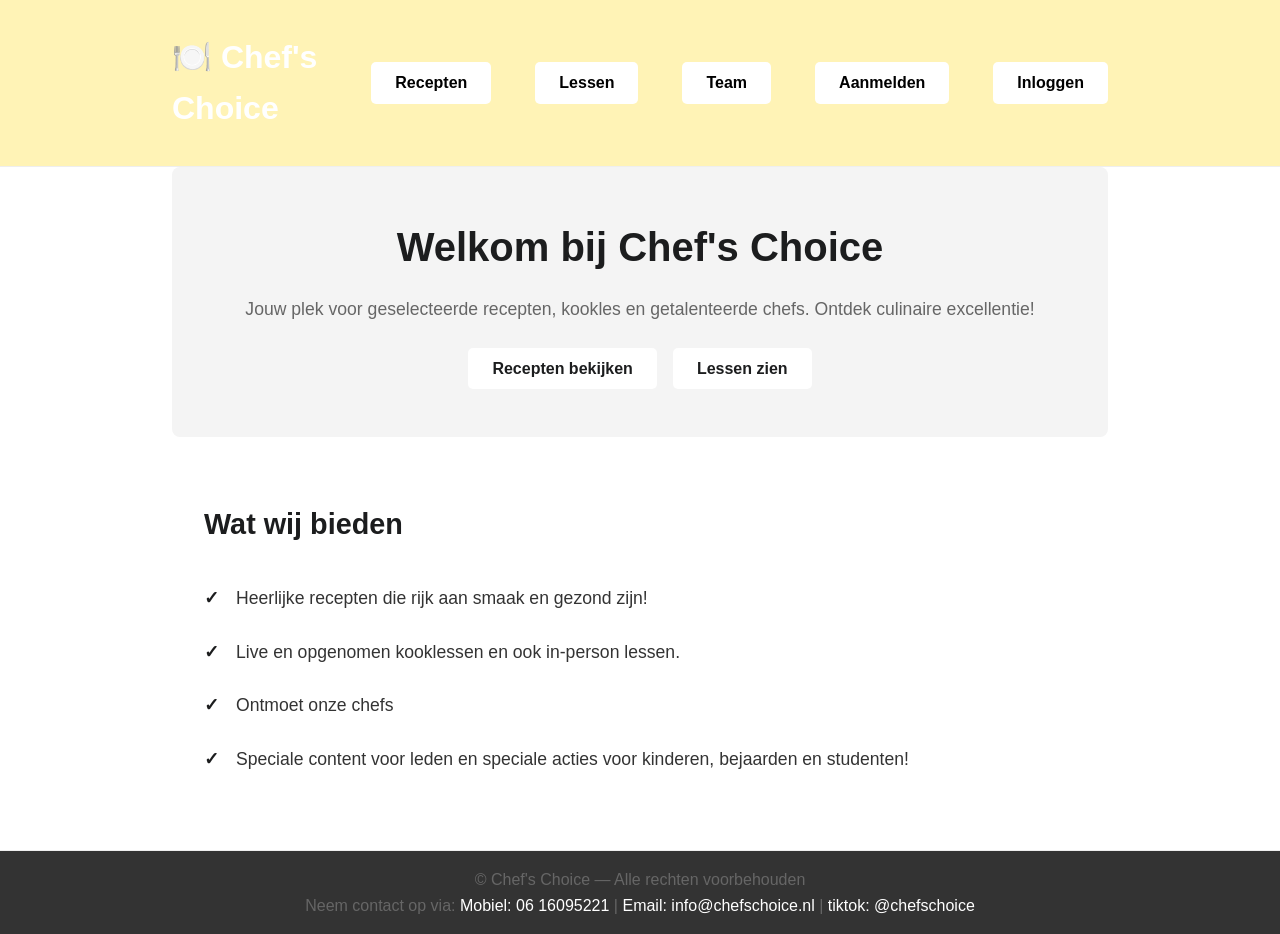
<file: index.html>
<!DOCTYPE html>
<html lang="nl">
<head>
    <meta charset="utf-8">
    <meta name="viewport" content="width=device-width, initial-scale=1.0">
    <title>Chef's Choice</title>
    <link rel="stylesheet" href="styles.css">
    <style>
        * {
            margin: 0;
            padding: 0;
            box-sizing: border-box;
        }
        
        body {
            font-family: 'Arial', sans-serif;
            line-height: 1.6;
            color: #333;
        }
        
        header {
            background: linear-gradient(135deg, #667eea 0%, #764ba2 100%);
            color: white;
            padding: 2rem 0;
        }
        
        .site-header {
            display: flex;
            justify-content: space-between;
            align-items: center;
        }
        
        .brand {
            font-size: 2rem;
            font-weight: bold;
            color: white;
            text-decoration: none;
        }
        
        .main-nav {
            display: flex;
            gap: 2rem;
            align-items: center;
        }
        
        .main-nav a {
            color: black;
            text-decoration: none;
            transition: opacity 0.3s;
        }
        
        .main-nav a:hover {
            opacity: 0.8;
        }
        
        .btn {
            background: white;
            color: #1c1d1e;
            padding: 0.5rem 1.5rem;
            border-radius: 5px;
            text-decoration: none;
            font-weight: bold;
            cursor: pointer;
            border: none;
            transition: all 0.3s;
        }
        
        .btn:hover {
            background: #f0f0f0;
        }
        
        .btn.outline {
            background: transparent;
            color: white;
            border: 2px solid white;
        }
        
        .btn.outline:hover {
            background: white;
            color: #667eea;
        }
        
        .nav-toggle {
            display: none;
            background: none;
            border: none;
            color: black;
            font-size: 1.5rem;
            cursor: pointer;
        }
        
        .container {
            max-width: 1000px;
            margin: 0 auto;
            padding: 0 2rem;
        }
        
        .header-inner {
            display: flex;
            justify-content: space-between;
            align-items: center;
        }
        
        main {
            margin: 2rem auto;
        }
        
        .hero {
            background: #f4f4f4;
            padding: 3rem 2rem;
            border-radius: 8px;
            margin-bottom: 2rem;
            text-align: center;
        }
        
        .hero h1 {
            font-size: 2.5rem;
            color: #1c1d1e;
            margin-bottom: 1rem;
        }
        
        .hero p {
            font-size: 1.1rem;
            margin-bottom: 1.5rem;
            color: #666;
        }
        
        .actions {
            display: flex;
            gap: 1rem;
            justify-content: center;
            flex-wrap: wrap;
        }
        
        .intro {
            background: white;
            padding: 2rem;
            border-radius: 8px;
            margin-bottom: 2rem;
        }
        
        .intro h2 {
            color: #1c1d1e;
            margin-bottom: 1.5rem;
            font-size: 1.8rem;
        }
        
        .intro ul {
            list-style: none;
            padding: 0;
        }
        
        .intro li {
            padding: 0.8rem 0;
            padding-left: 2rem;
            position: relative;
            font-size: 1.1rem;
        }
        
        .intro li:before {
            content: "✓";
            position: absolute;
            left: 0;
            color: #1c1d1e;
            font-weight: bold;
        }
        
        footer {
            background: #333;
            color: white;
            text-align: center;
            padding: 1.5rem;
            margin-top: 2rem;
        }
        
        @media (max-width: 768px) {
            .main-nav {
                gap: 1rem;
                font-size: 0.9rem;
            }
            
            .nav-toggle {
                display: block;
            }
            
            .hero h1 {
                font-size: 1.8rem;
            }
            
            .actions {
                flex-direction: column;
            }
            
            .btn {
                width: 100%;
                text-align: center;
            }
        }
    </style>
</head>
<body>
    <header class="site-header">
        <div class="container header-inner">
            <a class="brand" href="index.html">🍽️ Chef's Choice</a>
            <nav class="main-nav">
                <a href="recepten.html"class="btn">Recepten</a>
                <a href="lessen.html"class="btn">Lessen</a>
                <a href="team.html"class="btn">Team</a>
                <a href="aanmelden.html" class="btn">Aanmelden</a>
                <a href="inloggen.html"class="btn">Inloggen</a>
            </nav>
            <button class="nav-toggle" aria-label="Navigatie in-/uitschakelen">☰</button>
        </div>
    </header>
    
    <main class="container">
        <section class="hero">
            <h1>Welkom bij Chef's Choice</h1>
            <p>Jouw plek voor geselecteerde recepten, kookles en getalenteerde chefs. Ontdek culinaire excellentie!</p>
            <div class="actions">
                <a class="btn" href="recepten.html">Recepten bekijken</a>
                <a class="btn" href="lessen.html">Lessen zien</a>
            </div>
        </section>
        
        <section class="intro">
            <h2>Wat wij bieden</h2>
            <ul>
                <li>Heerlijke recepten die rijk aan smaak en gezond zijn!</li>
                <li>Live en opgenomen kooklessen en ook in-person lessen.</li>
                <li>Ontmoet onze chefs</li>
                <li>Speciale content voor leden en speciale acties voor kinderen, bejaarden en studenten!</li>
            </ul>
        </section>
    </main>
    
    <footer class="site-footer">
        <div class="container">
            <p>&copy; Chef's Choice — Alle rechten voorbehouden</p>
        </div>
        <div>
            <p>Neem contact op via: 
                <a href="#" style="color: white; text-decoration: none;">Mobiel: 06 16095221</a> | 
                <a href="#" style="color: white; text-decoration: none;">Email: info@chefschoice.nl</a> | 
                <a href="#" style="color: white; text-decoration: none;">tiktok: @chefschoice</a>
            </p>
        </div>
    </footer>
    
    <script src="scripts.js"></script>
</body>
</html>
</file>
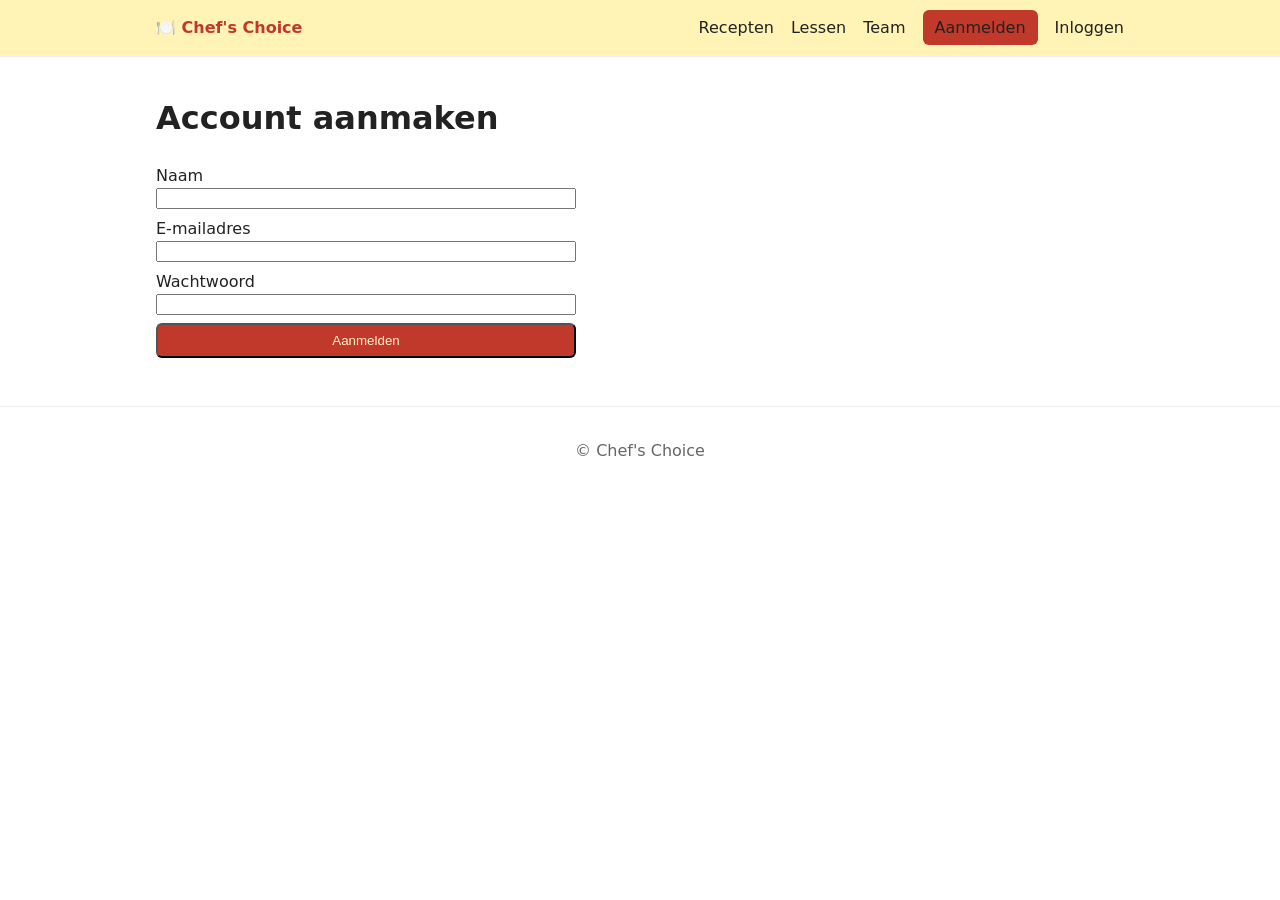
<file: aanmelden.html>
<!DOCTYPE html>
<html lang="nl">
<head>
  <meta charset="utf-8">
  <meta name="viewport" content="width=device-width, initial-scale=1">
  <title>Aanmelden — Chef's Choice</title>
  <link rel="stylesheet" href="styles.css">
</head>
<body>
  <header class="site-header">
    <div class="container header-inner">
      <a class="brand" href="index.html">🍽️ Chef's Choice</a>
      <nav class="main-nav">
        <a href="recepten.html">Recepten</a>
        <a href="lessen.html">Lessen</a>
        <a href="team.html">Team</a>
        <a href="aanmelden.html" class="btn">Aanmelden</a>
        <a href="inloggen.html">Inloggen</a>
      </nav>
      <button class="nav-toggle" aria-label="Navigatie in-/uitschakelen">☰</button>
    </div>
  </header>
  <main class="container">
    <h1>Account aanmaken</h1>
    <form class="form" id="signupForm">
      <label>Naam<input type="text" name="name" required></label>
      <label>E-mailadres<input type="email" name="email" required></label>
      <label>Wachtwoord<input type="password" name="password" required></label>
      <button class="btn" type="submit">Aanmelden</button>
    </form>
  </main>
  <footer class="site-footer">
    <div class="container">© Chef's Choice</div>
  </footer>
  <script src="scripts.js"></script>
</body>
</html>
</file>
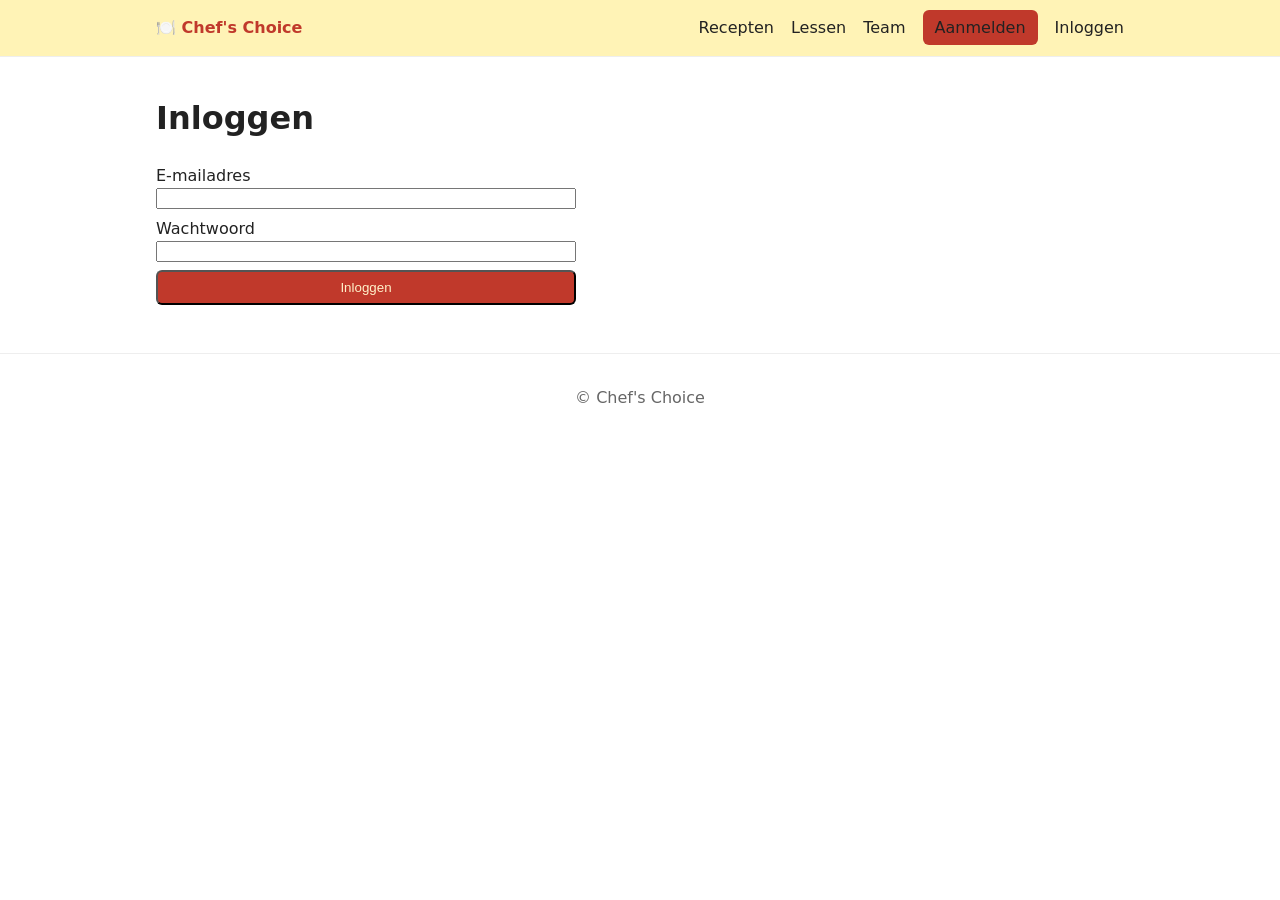
<file: inloggen.html>
<!DOCTYPE html>
<html lang="nl">
<head>
  <meta charset="utf-8">
  <meta name="viewport" content="width=device-width, initial-scale=1">
  <title>Inloggen — Chef's Choice</title>
  <link rel="stylesheet" href="styles.css">
</head>
<body>
  <header class="site-header">
    <div class="container header-inner">
      <a class="brand" href="index.html">🍽️ Chef's Choice</a>
      <nav class="main-nav">
        <a href="recepten.html">Recepten</a>
        <a href="lessen.html">Lessen</a>
        <a href="team.html">Team</a>
        <a href="aanmelden.html" class="btn">Aanmelden</a>
        <a href="inloggen.html">Inloggen</a>
      </nav>
      <button class="nav-toggle" aria-label="Navigatie in-/uitschakelen">☰</button>
    </div>
  </header>
  <main class="container">
    <h1>Inloggen</h1>
    <form class="form" id="loginForm">
      <label>E-mailadres<input type="email" name="email" required></label>
      <label>Wachtwoord<input type="password" name="password" required></label>
      <button class="btn" type="submit">Inloggen</button>
    </form>
  </main>
  <footer class="site-footer">
    <div class="container">© Chef's Choice</div>
  </footer>
  <script src="scripts.js"></script>
</body>
</html>
</file>
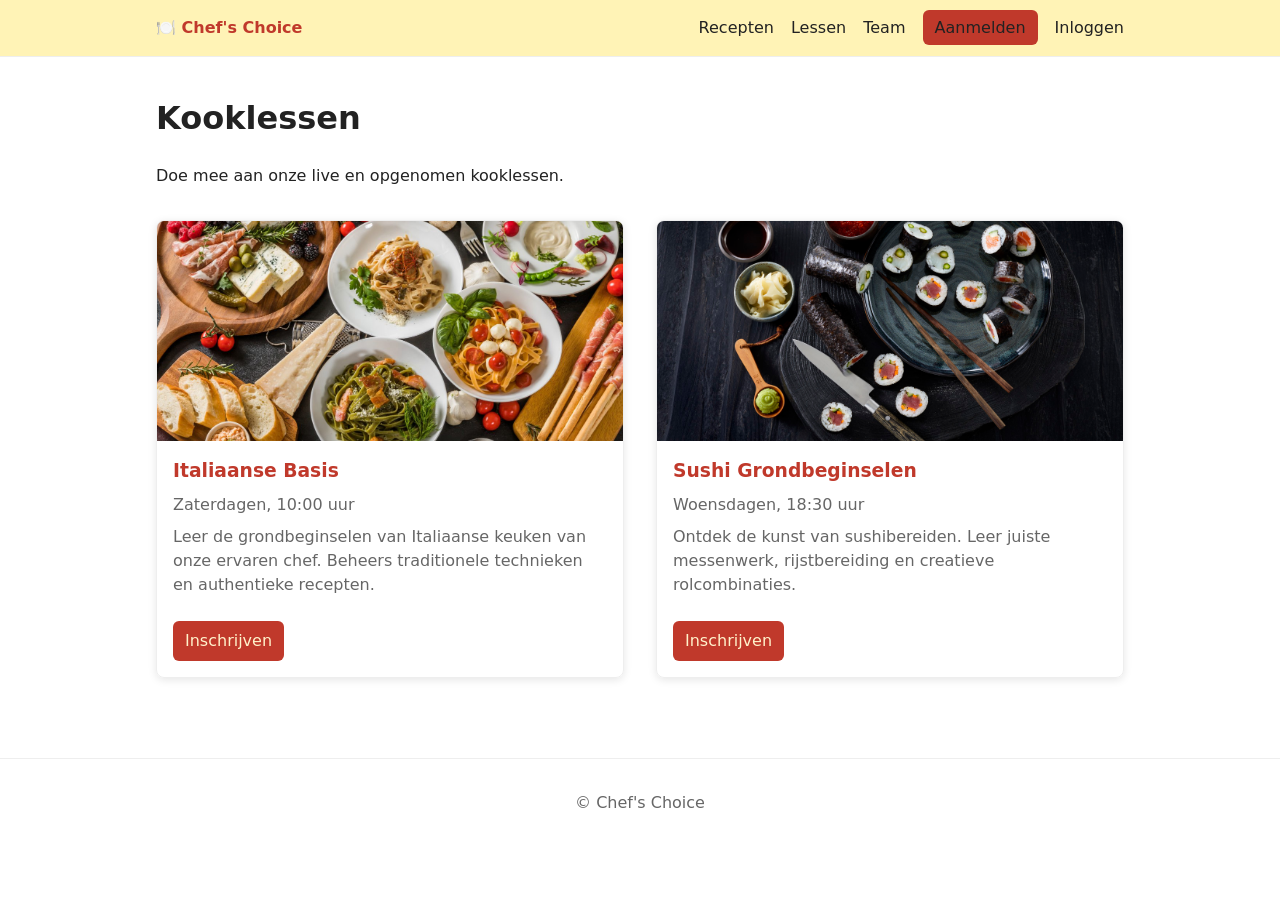
<file: lessen.html>
<!DOCTYPE html>
<html lang="nl">
<head>
  <meta charset="utf-8">
  <meta name="viewport" content="width=device-width, initial-scale=1">
  <title>Lessen — Chef's Choice</title>
  <link rel="stylesheet" href="styles.css">
</head>
<body>
  <header class="site-header">
    <div class="container header-inner">
      <a class="brand" href="index.html">🍽️ Chef's Choice</a>
      <nav class="main-nav">
        <a href="recepten.html">Recepten</a>
        <a href="lessen.html">Lessen</a>
        <a href="team.html">Team</a>
        <a href="aanmelden.html" class="btn">Aanmelden</a>
        <a href="inloggen.html">Inloggen</a>
      </nav>
      <button class="nav-toggle" aria-label="Navigatie in-/uitschakelen">☰</button>
    </div>
  </header>
  <main class="container">
    <h1>Kooklessen</h1>
    <p>Doe mee aan onze live en opgenomen kooklessen.</p>
    
    <div class="class-cards">
      <div class="class-card">
        <img src="A_Focus-1280x640.jpg?w=400&h=300&fit=crop" alt="Italiaanse Basis kookles">
        <h3>Italiaanse Basis</h3>
        <p>Zaterdagen, 10:00 uur</p>
        <p>Leer de grondbeginselen van Italiaanse keuken van onze ervaren chef. Beheers traditionele technieken en authentieke recepten.</p>
        <a href="aanmelden.html" class="btn">Inschrijven</a>
      </div>
      
      <div class="class-card">
        <img src="picture.jpg?w=400&h=300&fit=crop" alt="Sushi Grondbeginselen kookles">
        <h3>Sushi Grondbeginselen</h3>
        <p>Woensdagen, 18:30 uur</p>
        <p>Ontdek de kunst van sushibereiden. Leer juiste messenwerk, rijstbereiding en creatieve rolcombinaties.</p>
        <a href="aanmelden.html" class="btn">Inschrijven</a>
      </div>
    </div>
  </main>
  <footer class="site-footer">
    <div class="container">© Chef's Choice</div>
  </footer>
  <script src="scripts.js"></script>
</body>
</html>
</file>
<file: styles.css>
:root{
  --brand:#c0392b;
  --dark:#222;
  --muted:#666;
  --bg:#fff;
}
*{box-sizing:border-box}
body{font-family:system-ui,-apple-system,Segoe UI,Roboto,'Helvetica Neue',Arial;line-height:1.5;color:var(--dark);background:var(--bg);margin:0}
.container{max-width:1000px;margin:0 auto;padding:1rem}
.site-header{background:#fff3b6;border-bottom:1px solid #eee}
.header-inner{display:flex;align-items:center;gap:1rem;justify-content:space-between}
.brand{font-weight:700;color:var(--brand);text-decoration:none}
.main-nav a{margin-left:0.75rem;text-decoration:none;color:var(--dark)}
.btn{background:var(--brand);color:#fff2cb;padding:0.5rem 0.75rem;border-radius:6px;text-decoration:none}
.btn.outline{background:transparent;border:1px solid #ddd;color:var(--brand)}
.hero{padding:3rem 0;text-align:center}
.cards{display:grid;grid-template-columns:repeat(auto-fit,minmax(220px,1fr));gap:1rem}
.card{border:1px solid #eee;padding:1rem;border-radius:8px}
.team-grid{display:grid;grid-template-columns:repeat(auto-fit,minmax(200px,1fr));gap:1rem}
.form{display:grid;gap:0.5rem;max-width:420px}
.form label{display:flex;flex-direction:column}
.site-footer{padding:1rem 0;border-top:1px solid #eee;margin-top:2rem;text-align:center;color:var(--muted)}
@media (max-width:700px){.main-nav{display:none}.nav-toggle{display:block}}
.nav-toggle{display:none;background:transparent;border:0;font-size:1.25rem}
.class-cards{display:grid;grid-template-columns:repeat(auto-fit,minmax(280px,1fr));gap:2rem;margin:2rem 0}
.class-card{border:1px solid #eee;border-radius:8px;overflow:hidden;box-shadow:0 2px 8px rgba(0,0,0,0.1);transition:transform 0.3s,box-shadow 0.3s}
.class-card:hover{transform:translateY(-4px);box-shadow:0 4px 16px rgba(0,0,0,0.15)}
.class-card img{width:100%;height:220px;object-fit:cover;display:block}
.class-card h3{margin:1rem 1rem 0;color:var(--brand)}
.class-card p{margin:0.5rem 1rem;color:var(--muted)}
.class-card .btn{margin:1rem;display:inline-block}
.recipe-list{display:grid;gap:2rem;margin:2rem 0}
.recipe-item{display:grid;grid-template-columns:280px 1fr;gap:1.5rem;border:1px solid #eee;padding:1.5rem;border-radius:8px;box-shadow:0 2px 8px rgba(0,0,0,0.1);transition:box-shadow 0.3s}
.recipe-item:hover{box-shadow:0 4px 16px rgba(0,0,0,0.15)}
.recipe-item img{width:100%;height:200px;object-fit:cover;border-radius:6px;display:block}
.recipe-item h3{margin:0 0 0.5rem 0;color:var(--brand);font-size:1.5rem}
.recipe-origin{font-weight:600;color:var(--brand);margin:0 0 0.75rem 0}
.recipe-description{margin:0;color:var(--muted);line-height:1.6}
.recipe-content{display:flex;flex-direction:column;justify-content:center}
@media (max-width:768px){.recipe-item{grid-template-columns:1fr}.recipe-item img{height:250px}}
</file>
